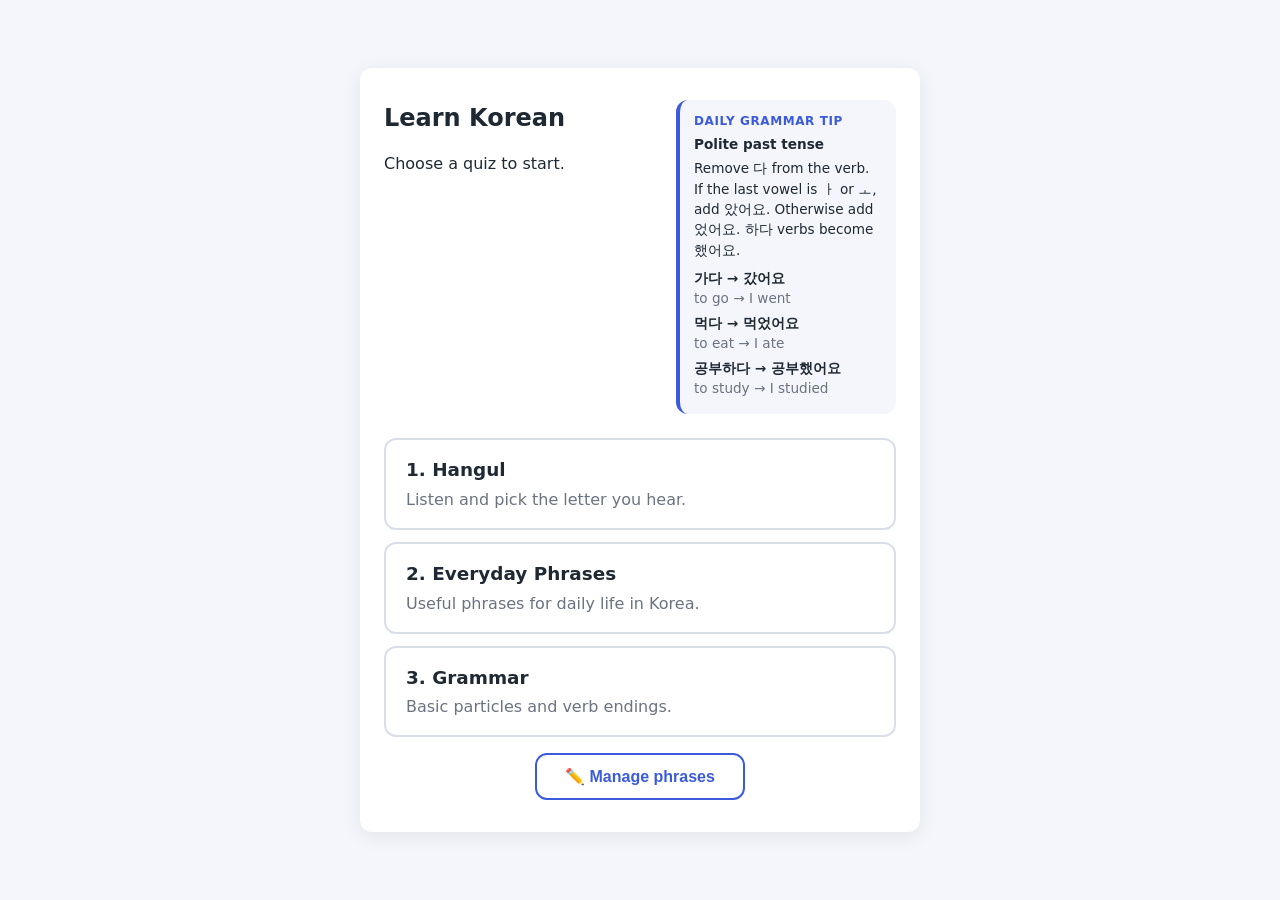
<file: index.html>
<!DOCTYPE html>
<html lang="en">
<head>
  <meta charset="UTF-8">
  <meta name="viewport" content="width=device-width, initial-scale=1.0">
  <title>KoreanLearning</title>
  <link rel="stylesheet" href="css/style.css">
  <script src="js/phrase-store.js" defer></script>
  <script src="js/romanize.js" defer></script>
  <script src="js/translator.js" defer></script>
  <script src="js/quiz.js" defer></script>
  <script src="js/manage.js" defer></script>
</head>
<body>
  <main class="container">
    <!-- Menu view: shown when the page loads, lets the user pick a quiz -->
    <section id="menu-view" class="view">
      <div class="menu-header">
        <div>
          <h1>Learn Korean</h1>
          <p>Choose a quiz to start.</p>
        </div>
        <!-- Daily grammar tip: filled in by JavaScript, stays hidden if the tips cannot be loaded -->
        <aside id="daily-tip" class="daily-tip hidden">
          <p class="tip-label">Daily grammar tip</p>
          <p id="tip-title" class="tip-title"></p>
          <p id="tip-text" class="tip-text"></p>
          <div id="tip-examples" class="tip-examples"></div>
        </aside>
      </div>
      <div id="menu" class="menu"></div>
      <p id="error-message" class="error hidden"></p>
      <button id="manage-button" class="button secondary">✏️ Manage phrases</button>
    </section>

    <!-- Manage view: add, edit and delete the phrases used in the Everyday Phrases quiz -->
    <section id="manage-view" class="view hidden">
      <div class="quiz-header">
        <button id="manage-back-button" class="link-button">&larr; Menu</button>
      </div>
      <h2>Manage phrases</h2>
      <p class="manage-intro">
        Add, edit or delete the phrases in the Everyday Phrases quiz. Changes are saved in this browser.
      </p>

      <form id="phrase-form" class="phrase-form">
        <h3 id="form-title">Add a phrase</h3>
        <label>
          Meaning in English
          <input id="input-meaning" type="text" required placeholder="Water, please">
        </label>
        <div class="translate-row">
          <button id="translate-button" type="button" class="small-button">🌐 Translate to Korean</button>
          <span class="form-help">
            Fills in Korean and romanization with the browser's built-in translator (Chrome).
            Check the result before saving.
          </span>
        </div>
        <label>
          Korean
          <input id="input-korean" type="text" lang="ko" required placeholder="물 주세요">
        </label>
        <label>
          Romanization
          <input id="input-romanization" type="text" placeholder="mul juseyo">
        </label>
        <label>
          Explanation (optional, shown after answering)
          <textarea id="input-note" rows="2"></textarea>
        </label>
        <p class="form-help">The wrong answers in the quiz are picked from the other phrases.</p>
        <div class="button-row">
          <button id="save-button" type="submit" class="button">Add phrase</button>
          <button id="cancel-edit-button" type="button" class="button secondary hidden">Cancel</button>
        </div>
      </form>

      <p id="manage-message" class="manage-message hidden"></p>
      <h3 id="phrase-count"></h3>
      <ul id="phrase-list" class="phrase-list"></ul>
      <button id="reset-button" class="link-button">Reset to the original phrases</button>
    </section>

    <!-- Quiz view: shows one question at a time -->
    <section id="quiz-view" class="view hidden">
      <div class="quiz-header">
        <button id="quit-button" class="link-button">&larr; Menu</button>
        <p id="progress" class="progress"></p>
      </div>
      <p id="prompt" class="prompt"></p>
      <p id="korean" class="korean" lang="ko"></p>
      <!-- Audio controls: only shown for listening questions -->
      <div id="audio-controls" class="audio-controls hidden">
        <button id="play-button" class="audio-button" title="Play the sound again">🔊 Play again</button>
        <button id="slow-button" class="audio-button" title="Play the sound slowly">🐢 Slower</button>
      </div>
      <p id="audio-warning" class="audio-warning hidden">
        No Korean voice was found in this browser, so the sound may be wrong. Try Chrome or Edge.
      </p>
      <p id="romanization" class="romanization"></p>
      <p id="translation" class="translation"></p>
      <!-- Hint: only shown for questions that have one -->
      <button id="hint-button" class="link-button hint-button hidden">💡 Show hint</button>
      <p id="hint-text" class="hint-text hidden"></p>
      <div id="options" class="options"></div>
      <div id="feedback" class="feedback hidden">
        <p id="feedback-text" class="feedback-text"></p>
        <p id="feedback-note" class="feedback-note"></p>
      </div>
      <button id="next-button" class="button hidden">Next</button>
    </section>

    <!-- Result view: shown when all questions are answered -->
    <section id="result-view" class="view hidden">
      <h2 id="result-title"></h2>
      <p id="score" class="score"></p>
      <p id="result-message"></p>
      <div class="button-row">
        <button id="restart-button" class="button">Try again</button>
        <button id="menu-button" class="button secondary">Back to menu</button>
      </div>
    </section>
  </main>
</body>
</html>
</file>
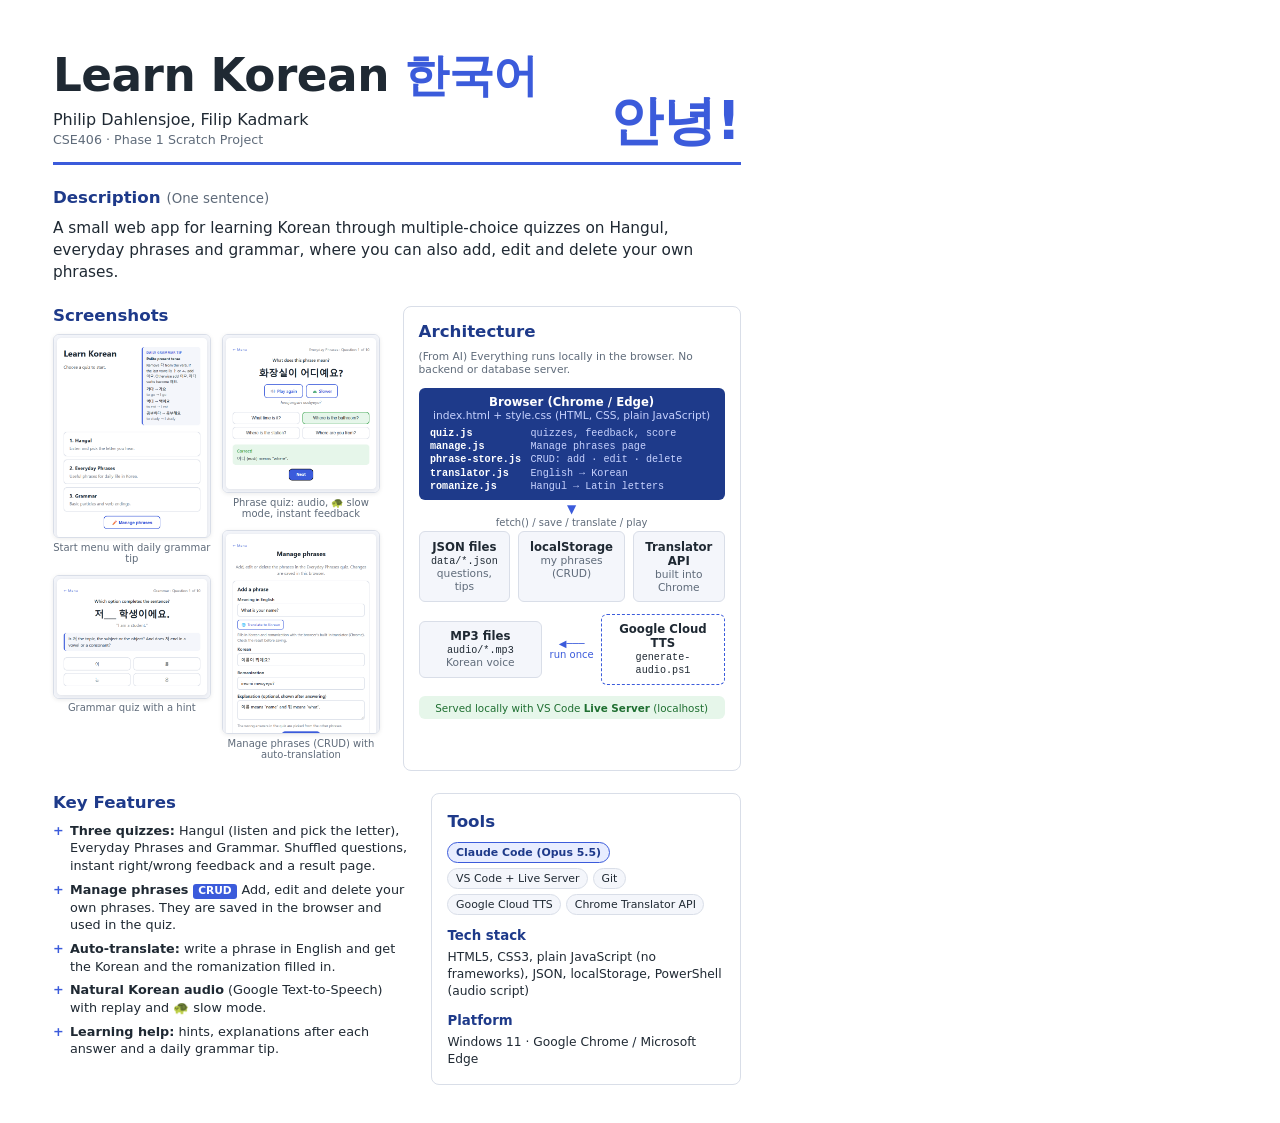
<file: poster/poster.html>
<!DOCTYPE html>
<html lang="en">
<head>
<meta charset="UTF-8">
<title>Learn Korean – Poster</title>
<style>
  @page { size: A4; margin: 0; }

  :root {
    --primary: #3b5bdb;
    --primary-dark: #1e3a8a;
    --text: #1f2933;
    --muted: #5f6b7a;
    --border: #d9dee8;
    --soft: #f4f6fb;
    --green: #2f9e44;
  }

  * { box-sizing: border-box; }

  html, body {
    margin: 0;
    padding: 0;
    background: #ffffff;
    color: var(--text);
    font-family: "Segoe UI", system-ui, "Malgun Gothic", sans-serif;
    -webkit-print-color-adjust: exact;
    print-color-adjust: exact;
  }

  .page {
    width: 210mm;
    height: 297mm;
    padding: 14mm 14mm 10mm;
    display: flex;
    flex-direction: column;
    gap: 6mm;
    overflow: hidden;
  }

  /* Header */
  .header {
    display: flex;
    justify-content: space-between;
    align-items: flex-end;
    padding-bottom: 4mm;
    border-bottom: 3px solid var(--primary);
  }
  h1 {
    margin: 0;
    font-size: 34pt;
    line-height: 1;
    letter-spacing: -0.5px;
  }
  h1 .ko { color: var(--primary); }
  .names { margin: 3mm 0 0; font-size: 12pt; }
  .course { margin: 1mm 0 0; color: var(--muted); font-size: 9.5pt; }
  .badge {
    font-size: 40pt;
    font-weight: 800;
    color: var(--primary);
    line-height: 1;
  }

  h2 {
    margin: 0 0 2.5mm;
    font-size: 12.5pt;
    color: var(--primary-dark);
  }

  .description p {
    margin: 0;
    font-size: 11.5pt;
    line-height: 1.45;
  }

  /* Middle: screenshots + architecture */
  .middle {
    display: grid;
    grid-template-columns: 1.15fr 1fr;
    gap: 6mm;
    flex: 1;
    min-height: 0;
  }

  .shots {
    display: grid;
    grid-template-columns: 1fr 1fr;
    gap: 3mm;
    align-items: start;
  }
  .shot-col { display: flex; flex-direction: column; gap: 3mm; }
  figure { margin: 0; }
  figure img {
    width: 100%;
    display: block;
    border: 1px solid var(--border);
    border-radius: 6px;
    box-shadow: 0 1px 4px rgba(0, 0, 0, 0.08);
  }
  figcaption {
    margin-top: 1mm;
    font-size: 7.5pt;
    color: var(--muted);
    text-align: center;
  }

  /* Architecture diagram */
  .box {
    border: 1.5px solid var(--border);
    border-radius: 8px;
    padding: 4mm;
  }
  .arch { display: flex; flex-direction: column; }
  .arch .note { margin: 0 0 3mm; font-size: 8pt; color: var(--muted); }
  .diagram {
    display: flex;
    flex-direction: column;
    align-items: stretch;
    gap: 0;
    font-size: 8pt;
  }
  .node {
    border-radius: 6px;
    padding: 2mm 3mm;
    text-align: center;
  }
  .node strong { display: block; font-size: 8.8pt; }
  .node span { color: var(--muted); }
  .browser { background: var(--primary-dark); color: #fff; }
  .browser span { color: #c7d2fe; }
  .browser .files {
    display: grid;
    grid-template-columns: auto 1fr;
    gap: 0.6mm 2.5mm;
    margin-top: 1.5mm;
    text-align: left;
    font-family: Consolas, "Courier New", monospace;
    font-size: 7.6pt;
  }
  .browser .files b { color: #fff; font-weight: 600; }
  .arrow {
    text-align: center;
    color: var(--muted);
    font-size: 7.5pt;
    line-height: 1.1;
    padding: 1mm 0;
  }
  .arrow::before { content: "▼"; display: block; color: var(--primary); font-size: 9pt; }
  .row { display: grid; grid-template-columns: 1fr 1fr 1fr; gap: 2mm; }
  .store { background: var(--soft); border: 1px solid var(--border); }
  .store code, .cloud code { font-family: Consolas, "Courier New", monospace; font-size: 7.6pt; }
  .offline {
    margin-top: 3mm;
    display: grid;
    grid-template-columns: 1fr auto 1fr;
    align-items: center;
    gap: 2mm;
  }
  .cloud { background: #fff; border: 1.5px dashed var(--primary); }
  .left-arrow { color: var(--primary); font-size: 7.5pt; text-align: center; line-height: 1.1; }
  .server {
    margin-top: 3mm;
    padding: 1.5mm 3mm;
    border-radius: 6px;
    background: #e6f6ea;
    color: #1f6f31;
    text-align: center;
    font-size: 7.8pt;
  }

  /* Bottom: features + tools */
  .bottom {
    display: grid;
    grid-template-columns: 1.15fr 1fr;
    gap: 6mm;
  }
  ul.features {
    margin: 0;
    padding: 0;
    list-style: none;
    font-size: 9.6pt;
    line-height: 1.38;
  }
  ul.features li { margin-bottom: 1.6mm; padding-left: 4.5mm; position: relative; }
  ul.features li::before {
    content: "+";
    position: absolute;
    left: 0;
    color: var(--primary);
    font-weight: 800;
  }
  .crud {
    display: inline-block;
    padding: 0 1.5mm;
    border-radius: 3px;
    background: var(--primary);
    color: #fff;
    font-size: 8pt;
    font-weight: 700;
  }

  .tools { font-size: 9.2pt; line-height: 1.4; }
  .tools h3 { margin: 0 0 1mm; font-size: 10pt; color: var(--primary-dark); }
  .tools p { margin: 0 0 3mm; }
  .tools p:last-child { margin-bottom: 0; }
  .chips { display: flex; flex-wrap: wrap; gap: 1.3mm; margin: 0 0 3mm; }
  .chip {
    padding: 0.5mm 2mm;
    border: 1px solid var(--border);
    border-radius: 99px;
    background: var(--soft);
    font-size: 8.2pt;
  }
  .chip.ai { border-color: var(--primary); background: #e8edff; color: var(--primary-dark); font-weight: 600; }
</style>
</head>
<body>
<div class="page">

  <header class="header">
    <div>
      <h1>Learn Korean <span class="ko">한국어</span></h1>
      <p class="names">Philip Dahlensjoe, Filip Kadmark</p>
      <p class="course">CSE406 · Phase 1 Scratch Project</p>
    </div>
    <div class="badge" lang="ko">안녕!</div>
  </header>

  <section class="description">
    <h2>Description <span style="font-weight:400;color:var(--muted);font-size:10pt">(One sentence)</span></h2>
    <p>
      A small web app for learning Korean through multiple-choice quizzes on Hangul, everyday phrases
      and grammar, where you can also add, edit and delete your own phrases.
    </p>
  </section>

  <div class="middle">
    <section>
      <h2>Screenshots</h2>
      <div class="shots">
        <div class="shot-col">
          <figure>
            <img src="screenshots/menu.png" alt="Start menu with three quizzes and a daily grammar tip">
            <figcaption>Start menu with daily grammar tip</figcaption>
          </figure>
          <figure>
            <img src="screenshots/grammar.png" alt="Grammar question with a hint">
            <figcaption>Grammar quiz with a hint</figcaption>
          </figure>
        </div>
        <div class="shot-col">
          <figure>
            <img src="screenshots/phrases.png" alt="Everyday phrases question with instant feedback">
            <figcaption>Phrase quiz: audio, 🐢 slow mode, instant feedback</figcaption>
          </figure>
          <figure>
            <img src="screenshots/manage.png" alt="Manage phrases page with add form">
            <figcaption>Manage phrases (CRUD) with auto-translation</figcaption>
          </figure>
        </div>
      </div>
    </section>

    <section class="box arch">
      <h2>Architecture</h2>
      <p class="note">(From AI) Everything runs locally in the browser. No backend or database server.</p>
      <div class="diagram">
        <div class="node browser">
          <strong>Browser (Chrome / Edge)</strong>
          <span>index.html + style.css (HTML, CSS, plain JavaScript)</span>
          <div class="files">
            <b>quiz.js</b><span>quizzes, feedback, score</span>
            <b>manage.js</b><span>Manage phrases page</span>
            <b>phrase-store.js</b><span>CRUD: add · edit · delete</span>
            <b>translator.js</b><span>English → Korean</span>
            <b>romanize.js</b><span>Hangul → Latin letters</span>
          </div>
        </div>
        <div class="arrow">fetch() / save / translate / play</div>
        <div class="row">
          <div class="node store"><strong>JSON files</strong><code>data/*.json</code><br><span>questions, tips</span></div>
          <div class="node store"><strong>localStorage</strong><span>my phrases (CRUD)</span></div>
          <div class="node store"><strong>Translator API</strong><span>built into Chrome</span></div>
        </div>
        <div class="offline">
          <div class="node store"><strong>MP3 files</strong><code>audio/*.mp3</code><br><span>Korean voice</span></div>
          <div class="left-arrow">◀───<br>run once</div>
          <div class="node cloud"><strong>Google Cloud TTS</strong><code>generate-audio.ps1</code></div>
        </div>
        <div class="server">Served locally with VS Code <b>Live Server</b> (localhost)</div>
      </div>
    </section>
  </div>

  <div class="bottom">
    <section>
      <h2>Key Features</h2>
      <ul class="features">
        <li><b>Three quizzes:</b> Hangul (listen and pick the letter), Everyday Phrases and Grammar. Shuffled questions, instant right/wrong feedback and a result page.</li>
        <li><b>Manage phrases</b> <span class="crud">CRUD</span> Add, edit and delete your own phrases. They are saved in the browser and used in the quiz.</li>
        <li><b>Auto-translate:</b> write a phrase in English and get the Korean and the romanization filled in.</li>
        <li><b>Natural Korean audio</b> (Google Text-to-Speech) with replay and 🐢 slow mode.</li>
        <li><b>Learning help:</b> hints, explanations after each answer and a daily grammar tip.</li>
      </ul>
    </section>

    <section class="box tools">
      <h2>Tools</h2>
      <div class="chips">
        <span class="chip ai">Claude Code (Opus 5.5)</span>
        <span class="chip">VS Code + Live Server</span>
        <span class="chip">Git</span>
        <span class="chip">Google Cloud TTS</span>
        <span class="chip">Chrome Translator API</span>
      </div>
      <h3>Tech stack</h3>
      <p>HTML5, CSS3, plain JavaScript (no frameworks), JSON, localStorage, PowerShell (audio script)</p>
      <h3>Platform</h3>
      <p>Windows 11 · Google Chrome / Microsoft Edge</p>
    </section>
  </div>

</div>
</body>
</html>
</file>
<file: css/style.css>
/* Colors and shared values */
:root {
  --background: #f4f6fb;
  --card: #ffffff;
  --text: #1f2933;
  --muted: #6b7280;
  --primary: #3b5bdb;
  --primary-hover: #2f4ac0;
  --border: #d9dee8;
  --correct: #2f9e44;
  --correct-light: #e6f6ea;
  --wrong: #e03131;
  --wrong-light: #fdeaea;
  --radius: 12px;
}

* {
  box-sizing: border-box;
}

body {
  margin: 0;
  min-height: 100vh;
  display: flex;
  align-items: center;
  justify-content: center;
  padding: 16px;
  background: var(--background);
  color: var(--text);
  font-family: system-ui, -apple-system, "Segoe UI", Roboto, "Malgun Gothic", "Apple SD Gothic Neo", sans-serif;
  line-height: 1.5;
}

/* The white card that holds all views */
.container {
  width: 100%;
  max-width: 560px;
  padding: 32px 24px;
  background: var(--card);
  border-radius: var(--radius);
  box-shadow: 0 4px 20px rgba(0, 0, 0, 0.08);
  text-align: center;
}

h1,
h2 {
  margin-top: 0;
}

/* Used by JavaScript to show and hide elements */
.hidden {
  display: none !important;
}

/* Main buttons (Start, Next, Try again) */
.button {
  margin-top: 16px;
  padding: 12px 28px;
  border: none;
  border-radius: var(--radius);
  background: var(--primary);
  color: #ffffff;
  font-size: 1rem;
  font-weight: 600;
  cursor: pointer;
}

.button:hover:not(:disabled) {
  background: var(--primary-hover);
}

.button:disabled {
  opacity: 0.6;
  cursor: default;
}

/* Lighter button style, used for "Back to menu" */
.button.secondary {
  background: var(--card);
  color: var(--primary);
  border: 2px solid var(--primary);
}

.button.secondary:hover {
  background: var(--background);
}

.button-row {
  display: flex;
  flex-wrap: wrap;
  justify-content: center;
  gap: 12px;
}

.error {
  color: var(--wrong);
}

/* Menu view */
.menu-header {
  display: flex;
  align-items: flex-start;
  justify-content: space-between;
  gap: 16px;
  text-align: left;
}

.menu-header h1 {
  margin-bottom: 8px;
}

/* Daily grammar tip in the top corner of the menu */
.daily-tip {
  flex: 0 0 220px;
  padding: 12px 14px;
  border-left: 4px solid var(--primary);
  border-radius: var(--radius);
  background: var(--background);
  font-size: 0.85rem;
  text-align: left;
}

.tip-label {
  margin: 0;
  color: var(--primary);
  font-size: 0.75rem;
  font-weight: 700;
  text-transform: uppercase;
  letter-spacing: 0.05em;
}

.tip-title {
  margin: 4px 0 0;
  font-weight: 700;
}

.tip-text {
  margin: 4px 0 0;
}

.tip-examples {
  margin-top: 8px;
}

.tip-korean {
  margin: 0;
  font-weight: 600;
}

.tip-english {
  margin: 0 0 4px;
  color: var(--muted);
}

/* On small screens the tip goes below the heading instead of in the corner */
@media (max-width: 519px) {
  .menu-header {
    flex-direction: column;
  }

  .daily-tip {
    flex-basis: auto;
    width: 100%;
  }
}

.menu {
  display: grid;
  gap: 12px;
  margin-top: 24px;
}

.menu-option {
  display: flex;
  flex-direction: column;
  gap: 4px;
  padding: 16px 20px;
  border: 2px solid var(--border);
  border-radius: var(--radius);
  background: var(--card);
  color: var(--text);
  font: inherit;
  text-align: left;
  cursor: pointer;
}

.menu-option:hover:not(:disabled) {
  border-color: var(--primary);
}

.menu-option:disabled {
  opacity: 0.6;
  cursor: default;
}

.menu-title {
  font-size: 1.15rem;
  font-weight: 700;
}

.menu-description {
  color: var(--muted);
}

/* Quiz view */
.quiz-header {
  display: flex;
  align-items: center;
  justify-content: space-between;
  gap: 12px;
}

.link-button {
  padding: 0;
  border: none;
  background: none;
  color: var(--primary);
  font: inherit;
  font-size: 0.9rem;
  cursor: pointer;
}

.link-button:hover {
  text-decoration: underline;
}

.progress {
  margin: 0;
  color: var(--muted);
  font-size: 0.9rem;
}

.prompt {
  margin-bottom: 8px;
  font-weight: 600;
}

.korean {
  margin: 0;
  font-size: 2.25rem;
  font-weight: 700;
}

.translation {
  margin-top: 4px;
  color: var(--muted);
}

/* Optional texts are hidden when a question does not use them */
.korean:empty,
.romanization:empty,
.translation:empty {
  display: none;
}

/* Hint button and the hint text shown after clicking it */
.hint-button {
  margin-top: 12px;
}

.hint-text {
  margin: 12px 0 0;
  padding: 10px 14px;
  border-left: 4px solid var(--primary);
  border-radius: var(--radius);
  background: var(--background);
  text-align: left;
}

/* Play and slow buttons for listening questions */
.audio-controls {
  display: flex;
  justify-content: center;
  gap: 12px;
  margin-top: 16px;
}

.audio-button {
  padding: 12px 20px;
  border: 2px solid var(--primary);
  border-radius: var(--radius);
  background: var(--card);
  color: var(--primary);
  font: inherit;
  font-weight: 600;
  cursor: pointer;
}

.audio-button:hover {
  background: var(--background);
}

.audio-warning {
  color: var(--wrong);
  font-size: 0.9rem;
}

/* Bigger answer buttons when the options are single Korean letters */
.options.large-options {
  grid-template-columns: 1fr 1fr;
}

.large-options .option {
  font-size: 2rem;
  font-weight: 700;
}

.romanization {
  margin-top: 4px;
  color: var(--muted);
  font-style: italic;
}

.options {
  display: grid;
  grid-template-columns: 1fr;
  gap: 10px;
  margin-top: 24px;
}

.option {
  padding: 12px 16px;
  border: 2px solid var(--border);
  border-radius: var(--radius);
  background: var(--card);
  color: var(--text);
  font-size: 1rem;
  cursor: pointer;
}

.option:hover:not(:disabled) {
  border-color: var(--primary);
}

.option:disabled {
  cursor: default;
}

.option.correct {
  border-color: var(--correct);
  background: var(--correct-light);
}

.option.wrong {
  border-color: var(--wrong);
  background: var(--wrong-light);
}

/* Feedback shown after answering */
.feedback {
  margin-top: 20px;
  padding: 12px 16px;
  border-radius: var(--radius);
  text-align: left;
}

.feedback.correct {
  background: var(--correct-light);
}

.feedback.wrong {
  background: var(--wrong-light);
}

.feedback-text {
  margin: 0;
  font-weight: 600;
}

.feedback.correct .feedback-text {
  color: var(--correct);
}

.feedback.wrong .feedback-text {
  color: var(--wrong);
}

.feedback-note {
  margin: 4px 0 0;
}

.feedback-note:empty {
  display: none;
}

/* Result view */
.score {
  margin: 8px 0;
  font-size: 2.5rem;
  font-weight: 700;
  color: var(--primary);
}

/* Manage phrases view */
.manage-intro {
  color: var(--muted);
}

.phrase-form {
  display: grid;
  gap: 12px;
  margin-top: 16px;
  padding: 16px;
  border: 2px solid var(--border);
  border-radius: var(--radius);
  text-align: left;
}

.phrase-form h3 {
  margin: 0;
}

.phrase-form label {
  display: grid;
  gap: 4px;
  font-weight: 600;
}

.phrase-form input,
.phrase-form textarea {
  padding: 10px 12px;
  border: 2px solid var(--border);
  border-radius: 8px;
  font: inherit;
  font-weight: 400;
}

.phrase-form input:focus,
.phrase-form textarea:focus {
  border-color: var(--primary);
  outline: none;
}

.form-help {
  margin: 0;
  color: var(--muted);
  font-size: 0.85rem;
}

.phrase-form .button {
  margin-top: 0;
}

.translate-row {
  display: flex;
  flex-wrap: wrap;
  align-items: center;
  gap: 8px 12px;
}

.small-button:disabled {
  opacity: 0.6;
  cursor: default;
}

.manage-message {
  margin: 16px 0 0;
  padding: 10px 14px;
  border-radius: var(--radius);
  background: var(--correct-light);
  color: var(--correct);
  font-weight: 600;
}

.manage-message.error {
  background: var(--wrong-light);
  color: var(--wrong);
}

.phrase-list {
  margin: 0;
  padding: 0;
  list-style: none;
  text-align: left;
}

.phrase-item {
  display: flex;
  align-items: center;
  justify-content: space-between;
  gap: 12px;
  padding: 12px 0;
  border-bottom: 1px solid var(--border);
}

.phrase-info {
  display: flex;
  flex-direction: column;
}

.phrase-korean {
  font-size: 1.1rem;
  font-weight: 700;
}

.phrase-romanization {
  color: var(--muted);
  font-style: italic;
  font-size: 0.9rem;
}

.phrase-romanization:empty {
  display: none;
}

.phrase-empty {
  padding: 12px 0;
  color: var(--muted);
}

.phrase-actions {
  display: flex;
  flex-shrink: 0;
  gap: 8px;
}

.small-button {
  padding: 6px 12px;
  border: 2px solid var(--primary);
  border-radius: 8px;
  background: var(--card);
  color: var(--primary);
  font: inherit;
  font-size: 0.9rem;
  cursor: pointer;
}

.small-button:hover {
  background: var(--background);
}

.small-button.danger {
  border-color: var(--wrong);
  color: var(--wrong);
}

#reset-button {
  margin-top: 16px;
}

/* Two answer columns on wider screens */
@media (min-width: 520px) {
  .options {
    grid-template-columns: 1fr 1fr;
  }
}
</file>
